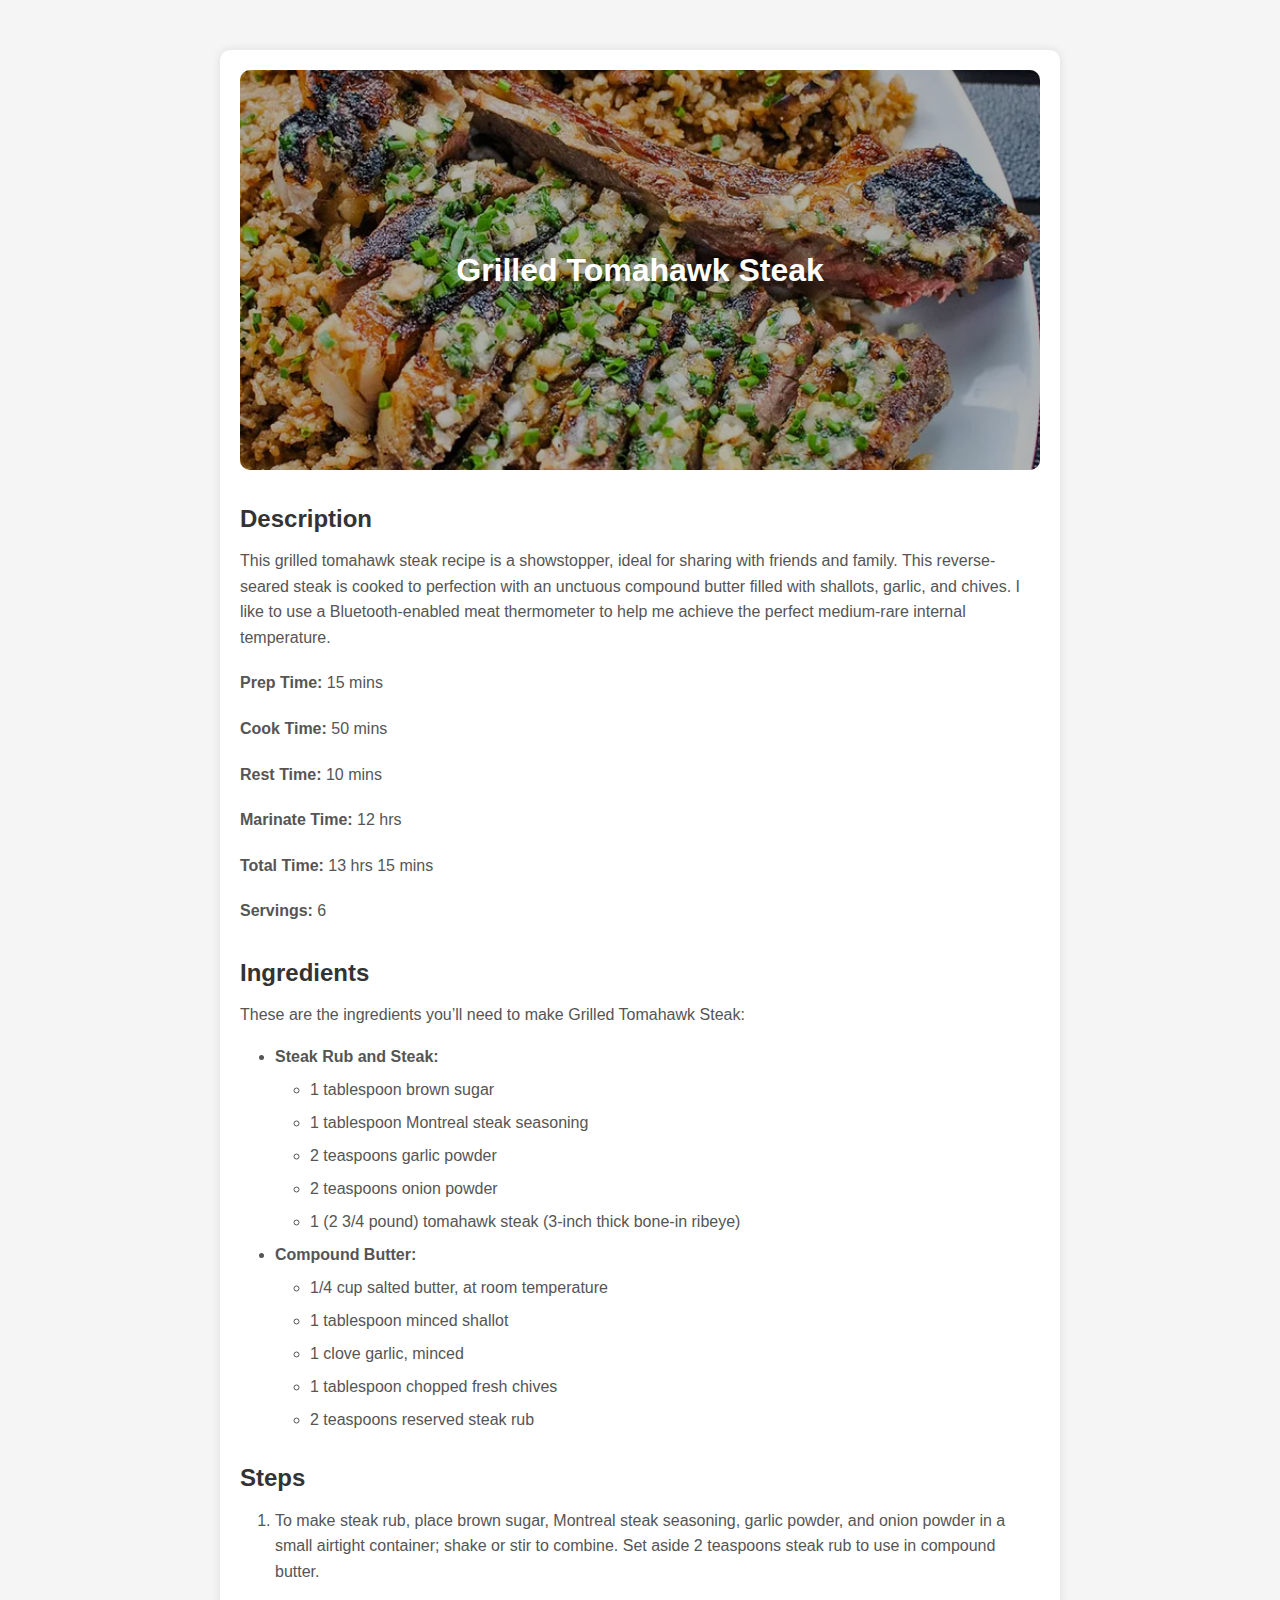
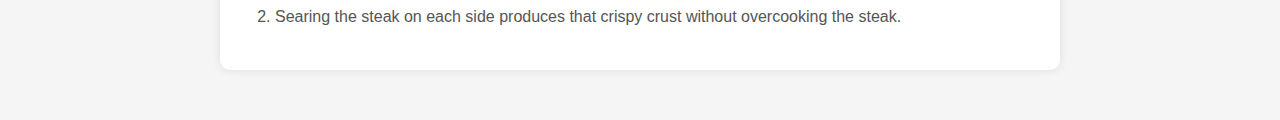
<file: recipe/grilled_steak.html>
<!DOCTYPE html>
<html lang="en">
<head>
    <meta charset="UTF-8">
    <meta name="viewport" content="width=device-width, initial-scale=1.0">
    <title>Grilled Tomahawk Steak</title>
    <link rel="stylesheet" href="../css/style.css">
</head>
<body>

    <div class="article-content">
        <div class="banner" style="background-image: url('../img/tomahawk-steak.jpg');">
            <h1>Grilled Tomahawk Steak</h1>
        </div>
        <h3>Description</h3>
        <p>This grilled tomahawk steak recipe is a showstopper, ideal for sharing with friends and family. This reverse-seared steak is cooked to perfection with an unctuous compound butter filled with shallots, garlic, and chives. I like to use a Bluetooth-enabled meat thermometer to help me achieve the perfect medium-rare internal temperature.</p>

        <div class="cooking-info">
            <p><strong>Prep Time:</strong> 15 mins</p>
            <p><strong>Cook Time:</strong> 50 mins</p>
            <p><strong>Rest Time:</strong> 10 mins</p>
            <p><strong>Marinate Time:</strong> 12 hrs</p>
            <p><strong>Total Time:</strong> 13 hrs 15 mins</p>
            <p><strong>Servings:</strong> 6</p>
        </div>

        <div class="ingredients-list">
            <h3>Ingredients</h3>
            <p>These are the ingredients you’ll need to make Grilled Tomahawk Steak:</p>
            <ul>
                <li><strong>Steak Rub and Steak:</strong>
                    <ul>
                        <li>1 tablespoon brown sugar</li>
                        <li>1 tablespoon Montreal steak seasoning</li>
                        <li>2 teaspoons garlic powder</li>
                        <li>2 teaspoons onion powder</li>
                        <li>1 (2 3/4 pound) tomahawk steak (3-inch thick bone-in ribeye)</li>
                    </ul>
                </li>
                <li><strong>Compound Butter:</strong>
                    <ul>
                        <li>1/4 cup salted butter, at room temperature</li>
                        <li>1 tablespoon minced shallot</li>
                        <li>1 clove garlic, minced</li>
                        <li>1 tablespoon chopped fresh chives</li>
                        <li>2 teaspoons reserved steak rub</li>
                    </ul>
                </li>
            </ul>
        </div>

        <div class="cooking-steps">
            <h3>Steps</h3>
            <ol>
                <li>
                    <p>To make steak rub, place brown sugar, Montreal steak seasoning, garlic powder, and onion powder in a small airtight container; shake or stir to combine. Set aside 2 teaspoons steak rub to use in compound butter.</p>
                </li>
                <!-- ... (other steps) ... -->
                <li>
                    <p>Searing the steak on each side produces that crispy crust without overcooking the steak.</p>
                </li>
            </ol>
        </div>
    </div>
</body>
</html>
</file>
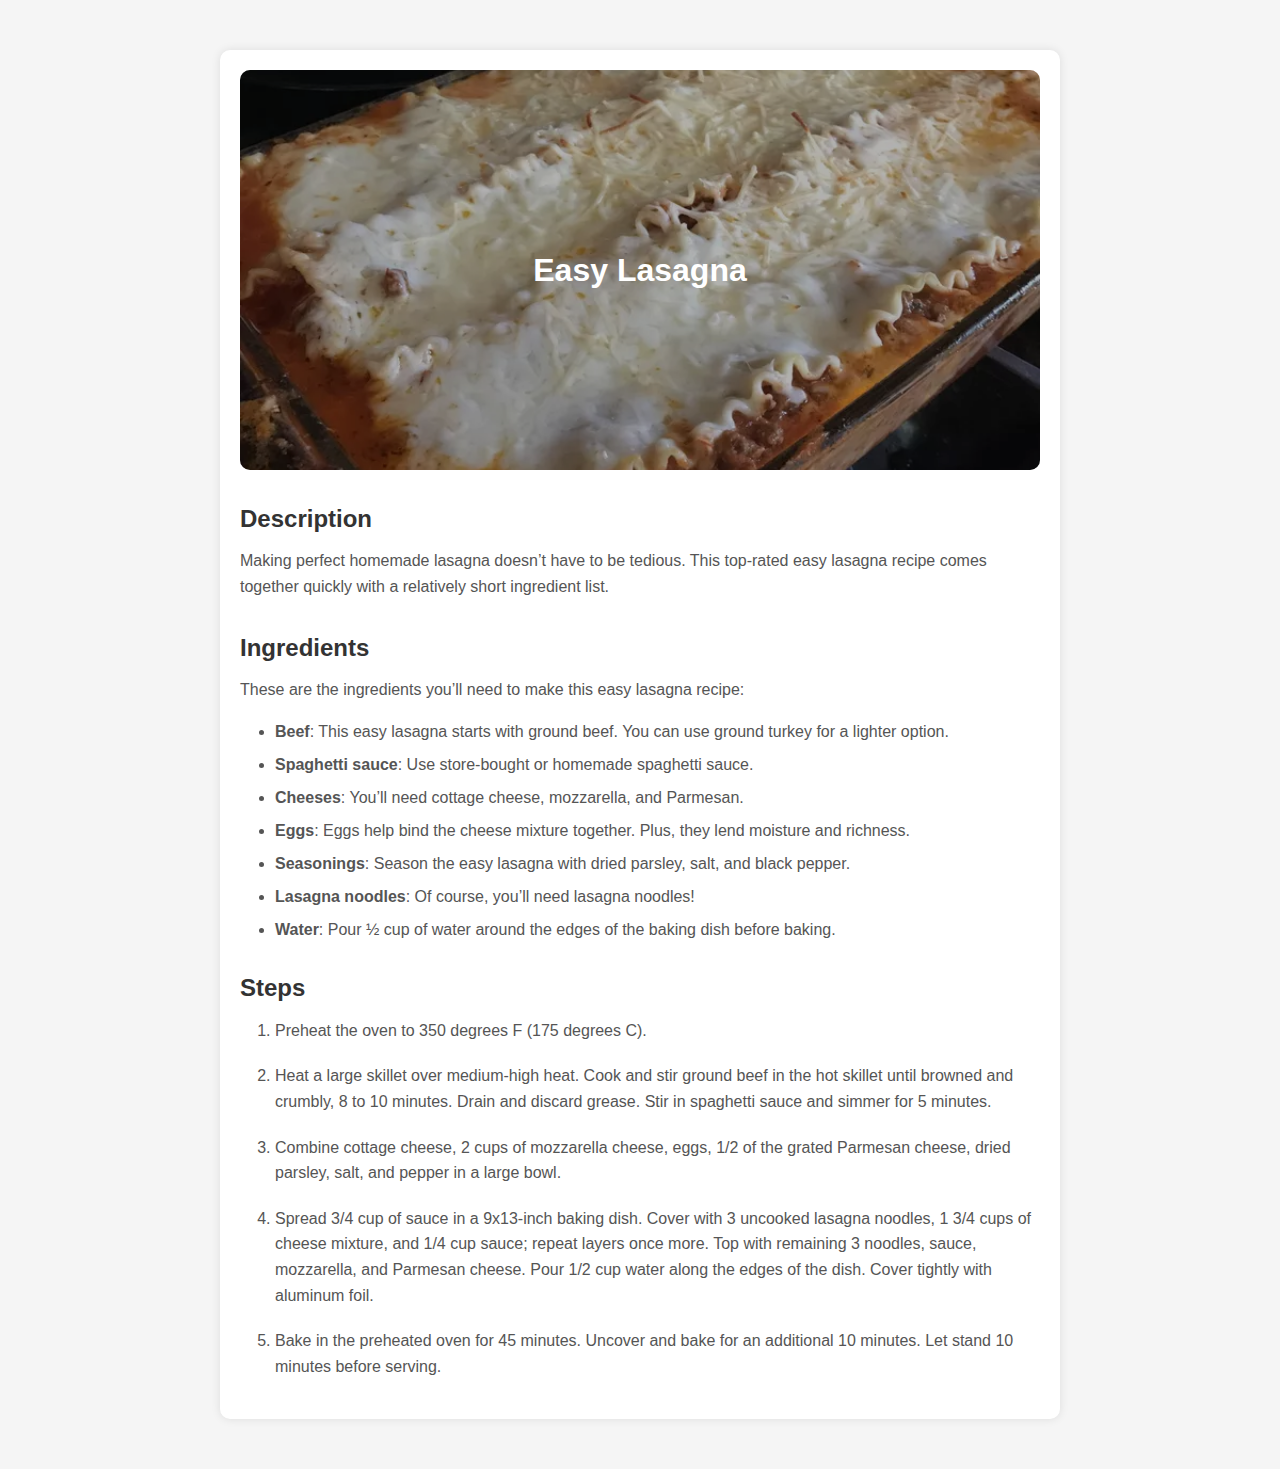
<file: recipe/lasagna.html>
<!DOCTYPE html>
<html lang="en">
<head>
    <meta charset="UTF-8">
    <meta name="viewport" content="width=device-width, initial-scale=1.0">
    <title>Easy Lasagna</title> 
    <link rel="stylesheet" href="../css/style.css">
</head>
<body>
    
    <div class="article-content">
        <div class="banner" style="background-image: url('../img/lasagna_1.jpg'); ">
            <h1>Easy Lasagna</h1>
        </div>
        <!-- <h1>Easy Lasagna</h1> -->
        <h3>Description</h3>
        <p>Making perfect homemade lasagna doesn’t have to be tedious. This top-rated easy lasagna recipe comes together quickly with a relatively short ingredient list.</p>

        <div class="ingredients-list">
            <h3>Ingredients</h3>
            <p>These are the ingredients you’ll need to make this easy lasagna recipe:</p>
            <ul>
                <li><strong>Beef</strong>: This easy lasagna starts with ground beef. You can use ground turkey for a lighter option.</li>
                <li><strong>Spaghetti sauce</strong>: Use store-bought or homemade spaghetti sauce.</li>
                <li><strong>Cheeses</strong>: You’ll need cottage cheese, mozzarella, and Parmesan.</li>
                <li><strong>Eggs</strong>: Eggs help bind the cheese mixture together. Plus, they lend moisture and richness.</li>
                <li><strong>Seasonings</strong>: Season the easy lasagna with dried parsley, salt, and black pepper.</li>
                <li><strong>Lasagna noodles</strong>: Of course, you’ll need lasagna noodles!</li> 
                <li><strong>Water</strong>: Pour ½ cup of water around the edges of the baking dish before baking.</li> 
                
            </ul>
        </div>

        <div class="cooking-steps">
            <h3>Steps</h3>

            <ol>
                <li>
                    <p>
                        Preheat the oven to 350 degrees F (175 degrees C).
                    </p>
                </li>
                <li>
                    <p>
                        Heat a large skillet over medium-high heat. Cook and stir ground beef in the hot skillet until browned and crumbly, 8 to 10 minutes. Drain and discard grease. Stir in spaghetti sauce and simmer for 5 minutes.
                    </p>
                </li>
                <li>
                    <p>
                        Combine cottage cheese, 2 cups of mozzarella cheese, eggs, 1/2 of the grated Parmesan cheese, dried parsley, salt, and pepper in a large bowl.
                    </p>
                </li>
                <li>
                    <p>
                        Spread 3/4 cup of sauce in a 9x13-inch baking dish. Cover with 3 uncooked lasagna noodles, 1 3/4 cups of cheese mixture, and 1/4 cup sauce; repeat layers once more. Top with remaining 3 noodles, sauce, mozzarella, and Parmesan cheese. Pour 1/2 cup water along the edges of the dish. Cover tightly with aluminum foil.
                    </p>
                </li>
                <li>
                    <p>
                        Bake in the preheated oven for 45 minutes. Uncover and bake for an additional 10 minutes. Let stand 10 minutes before serving.
                    </p>
                </li>
            </ol>
        </div>
    </div>
</body>
</html>
</file>
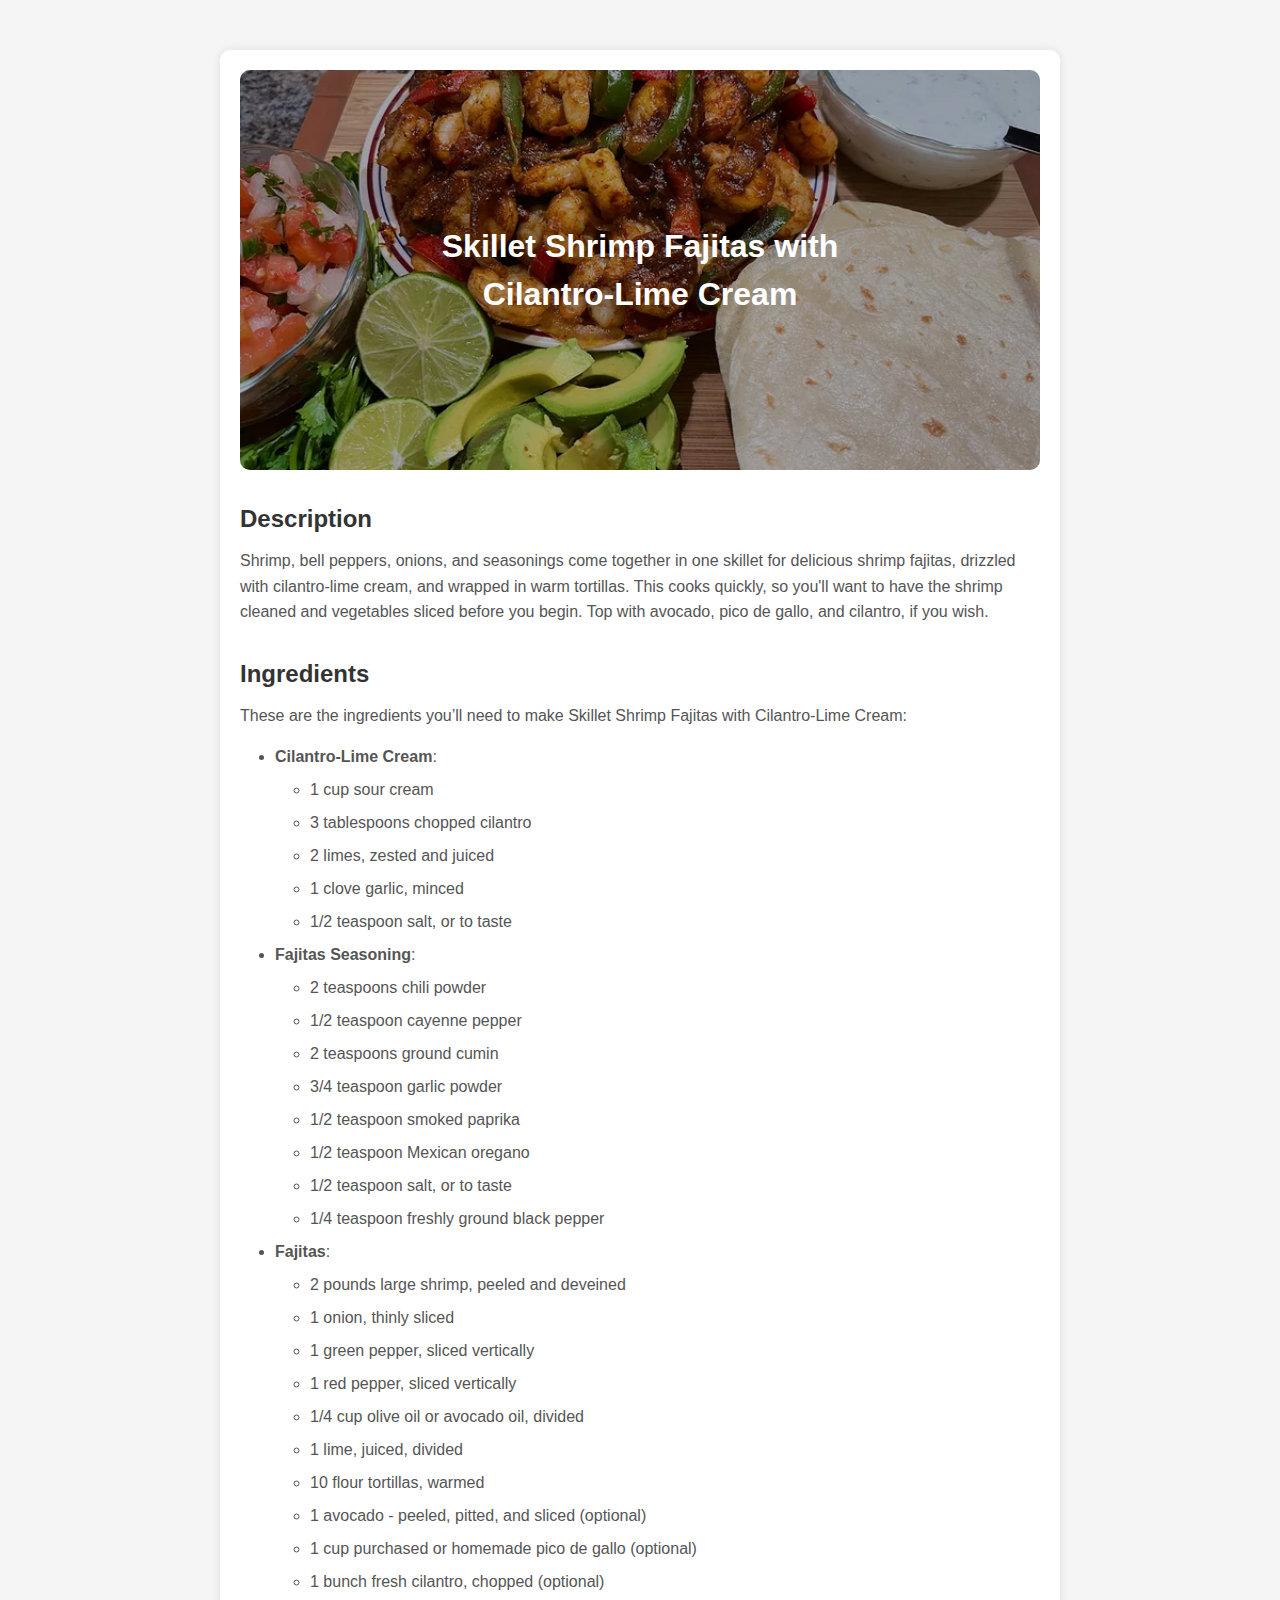
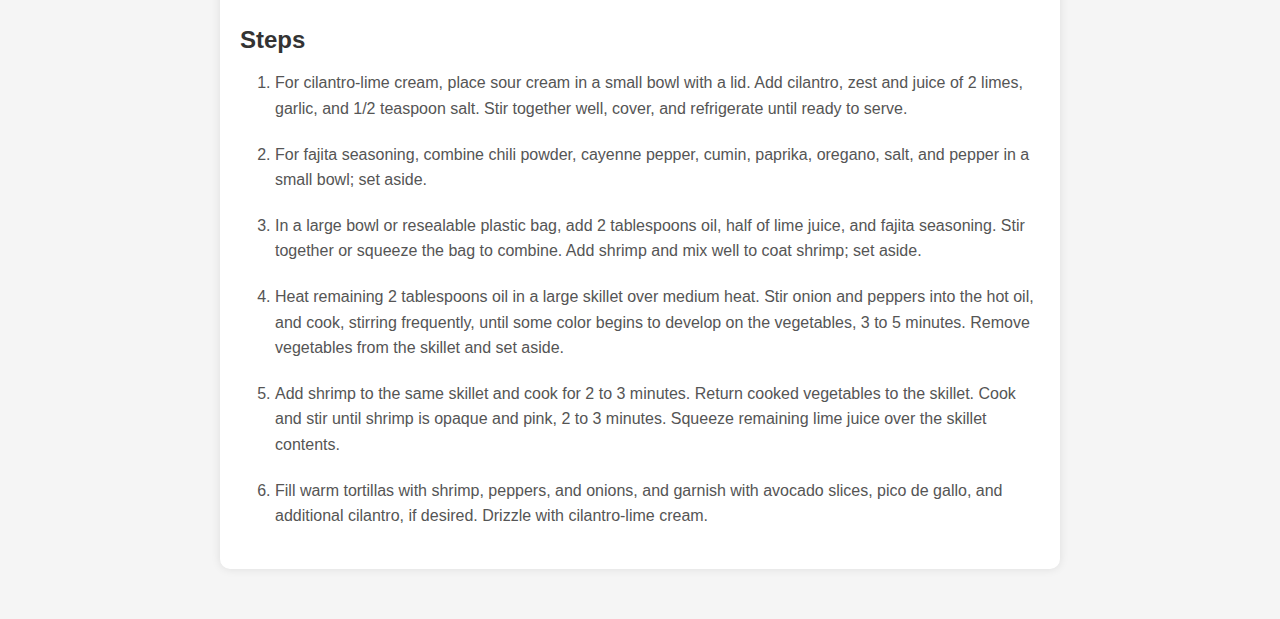
<file: recipe/shrimps.html>
<!DOCTYPE html>
<html lang="en">
<head>
    <meta charset="UTF-8">
    <meta name="viewport" content="width=device-width, initial-scale=1.0">
    <title>Skillet Shrimp Fajitas with Cilantro-Lime Cream</title>
    <link rel="stylesheet" href="../css/style.css">
</head>
<body>

    <div class="article-content">
        <div class="banner" style="background-image: url('../img/shrimp-fajitas.jpg');">
            <h1>Skillet Shrimp Fajitas with Cilantro-Lime Cream</h1>
        </div>
        <h3>Description</h3>
        <p>Shrimp, bell peppers, onions, and seasonings come together in one skillet for delicious shrimp fajitas, drizzled with cilantro-lime cream, and wrapped in warm tortillas. This cooks quickly, so you'll want to have the shrimp cleaned and vegetables sliced before you begin. Top with avocado, pico de gallo, and cilantro, if you wish.</p>

        <div class="ingredients-list">
            <h3>Ingredients</h3>
            <p>These are the ingredients you’ll need to make Skillet Shrimp Fajitas with Cilantro-Lime Cream:</p>
            <ul>
                <li><strong>Cilantro-Lime Cream</strong>:
                    <ul>
                        <li>1 cup sour cream</li>
                        <li>3 tablespoons chopped cilantro</li>
                        <li>2 limes, zested and juiced</li>
                        <li>1 clove garlic, minced</li>
                        <li>1/2 teaspoon salt, or to taste</li>
                    </ul>
                </li>
                <li><strong>Fajitas Seasoning</strong>:
                    <ul>
                        <li>2 teaspoons chili powder</li>
                        <li>1/2 teaspoon cayenne pepper</li>
                        <li>2 teaspoons ground cumin</li>
                        <li>3/4 teaspoon garlic powder</li>
                        <li>1/2 teaspoon smoked paprika</li>
                        <li>1/2 teaspoon Mexican oregano</li>
                        <li>1/2 teaspoon salt, or to taste</li>
                        <li>1/4 teaspoon freshly ground black pepper</li>
                    </ul>
                </li>
                <li><strong>Fajitas</strong>:
                    <ul>
                        <li>2 pounds large shrimp, peeled and deveined</li>
                        <li>1 onion, thinly sliced</li>
                        <li>1 green pepper, sliced vertically</li>
                        <li>1 red pepper, sliced vertically</li>
                        <li>1/4 cup olive oil or avocado oil, divided</li>
                        <li>1 lime, juiced, divided</li>
                        <li>10 flour tortillas, warmed</li>
                        <li>1 avocado - peeled, pitted, and sliced (optional)</li>
                        <li>1 cup purchased or homemade pico de gallo (optional)</li>
                        <li>1 bunch fresh cilantro, chopped (optional)</li>
                    </ul>
                </li>
            </ul>
        </div>

        <div class="cooking-steps">
            <h3>Steps</h3>
            <ol>
                <li>
                    <p>For cilantro-lime cream, place sour cream in a small bowl with a lid. Add cilantro, zest and juice of 2 limes, garlic, and 1/2 teaspoon salt. Stir together well, cover, and refrigerate until ready to serve.</p>
                </li>
                <li>
                    <p>For fajita seasoning, combine chili powder, cayenne pepper, cumin, paprika, oregano, salt, and pepper in a small bowl; set aside.</p>
                </li>
                <li>
                    <p>In a large bowl or resealable plastic bag, add 2 tablespoons oil, half of lime juice, and fajita seasoning. Stir together or squeeze the bag to combine. Add shrimp and mix well to coat shrimp; set aside.</p>
                </li>
                <li>
                    <p>Heat remaining 2 tablespoons oil in a large skillet over medium heat. Stir onion and peppers into the hot oil, and cook, stirring frequently, until some color begins to develop on the vegetables, 3 to 5 minutes. Remove vegetables from the skillet and set aside.</p>
                </li>
                <li>
                    <p>Add shrimp to the same skillet and cook for 2 to 3 minutes. Return cooked vegetables to the skillet. Cook and stir until shrimp is opaque and pink, 2 to 3 minutes. Squeeze remaining lime juice over the skillet contents.</p>
                </li>
                <li>
                    <p>Fill warm tortillas with shrimp, peppers, and onions, and garnish with avocado slices, pico de gallo, and additional cilantro, if desired. Drizzle with cilantro-lime cream.</p>
                </li>
            </ol>
        </div>
    </div>
</body>
</html>
</file>
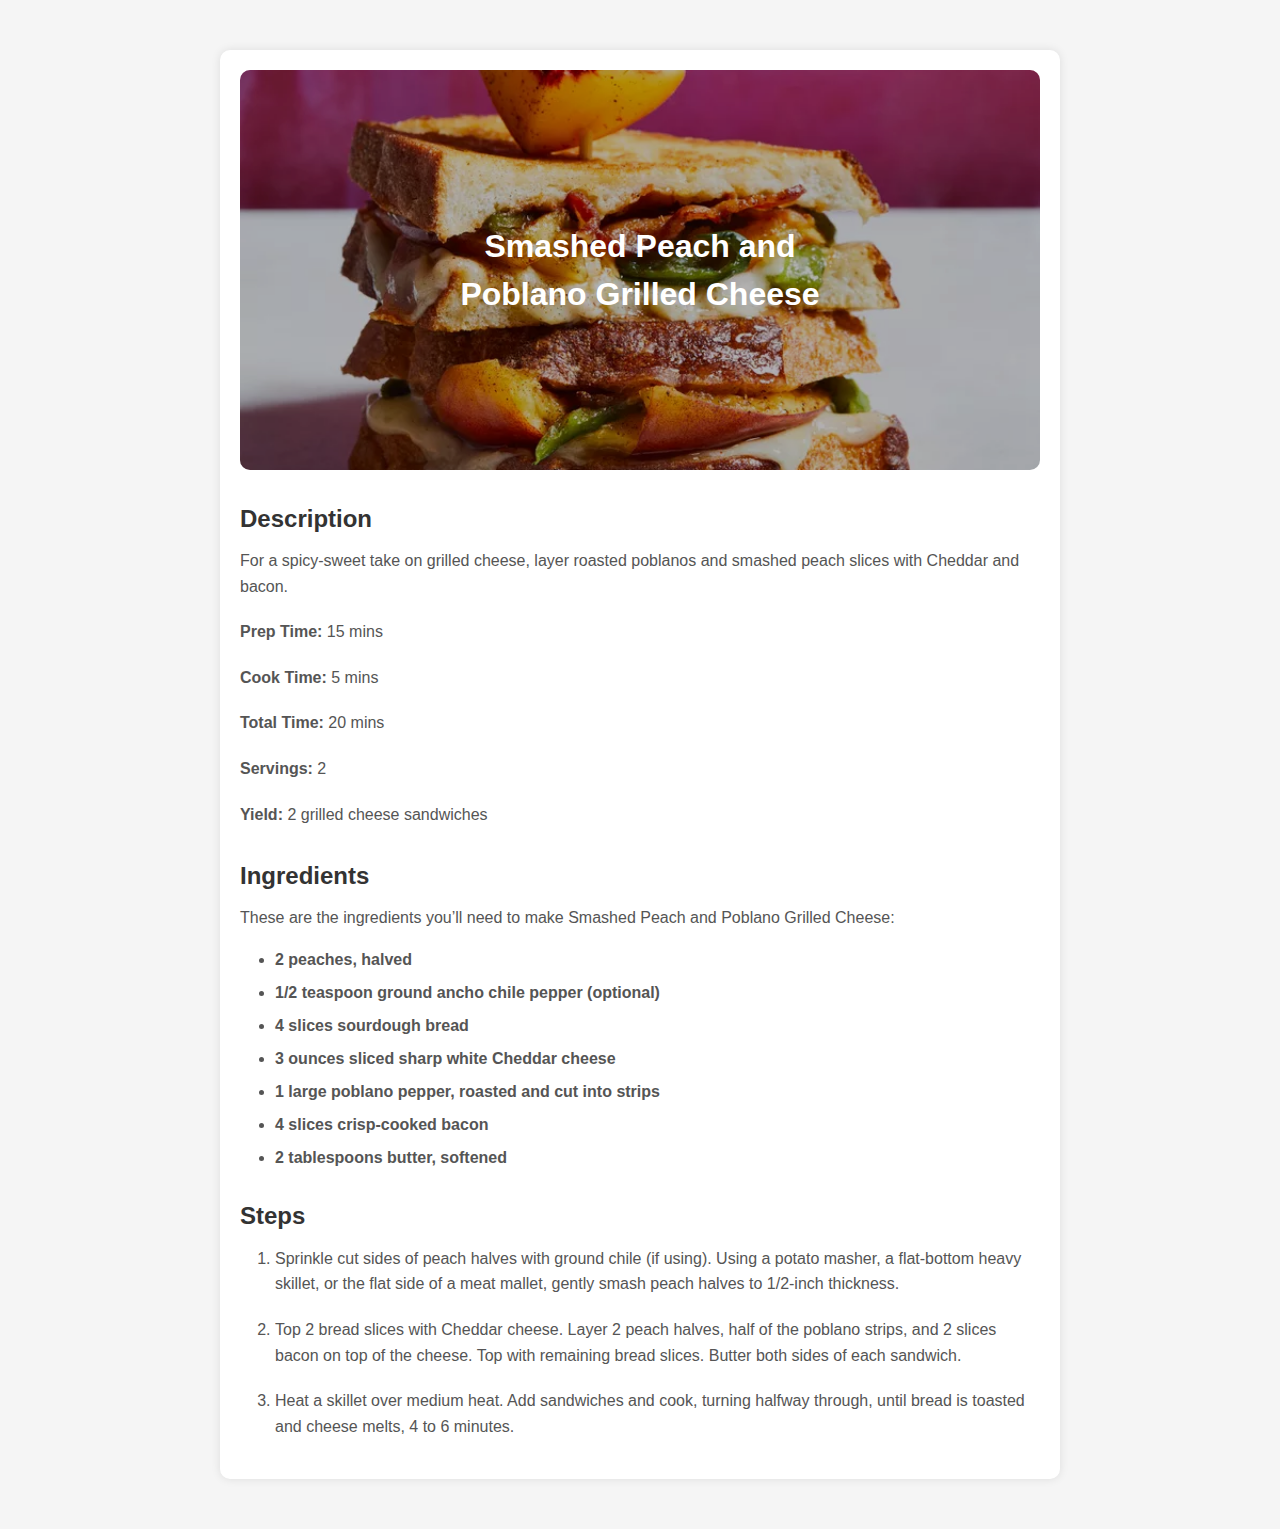
<file: recipe/smashed_peach_grilled_cheese.html>
<!DOCTYPE html>
<html lang="en">
<head>
    <meta charset="UTF-8">
    <meta name="viewport" content="width=device-width, initial-scale=1.0">
    <title>Smashed Peach and Poblano Grilled Cheese</title>
    <link rel="stylesheet" href="../css/style.css">
</head>
<body>

    <div class="article-content">
        <div class="banner" style="background-image: url('../img/peach-poblano-grilled-cheese.jpg');">
            <h1>Smashed Peach and Poblano Grilled Cheese</h1>
        </div>
        <h3>Description</h3>
        <p>For a spicy-sweet take on grilled cheese, layer roasted poblanos and smashed peach slices with Cheddar and bacon.</p>

        <div class="cooking-info">
            <p><strong>Prep Time:</strong> 15 mins</p>
            <p><strong>Cook Time:</strong> 5 mins</p>
            <p><strong>Total Time:</strong> 20 mins</p>
            <p><strong>Servings:</strong> 2</p>
            <p><strong>Yield:</strong> 2 grilled cheese sandwiches</p>
        </div>

        <div class="ingredients-list">
            <h3>Ingredients</h3>
            <p>These are the ingredients you’ll need to make Smashed Peach and Poblano Grilled Cheese:</p>
            <ul>
                <li><strong>2 peaches, halved</strong></li>
                <li><strong>1/2 teaspoon ground ancho chile pepper (optional)</strong></li>
                <li><strong>4 slices sourdough bread</strong></li>
                <li><strong>3 ounces sliced sharp white Cheddar cheese</strong></li>
                <li><strong>1 large poblano pepper, roasted and cut into strips</strong></li>
                <li><strong>4 slices crisp-cooked bacon</strong></li>
                <li><strong>2 tablespoons butter, softened</strong></li>
            </ul>
        </div>

        <div class="cooking-steps">
            <h3>Steps</h3>
            <ol>
                <li>
                    <p>Sprinkle cut sides of peach halves with ground chile (if using). Using a potato masher, a flat-bottom heavy skillet, or the flat side of a meat mallet, gently smash peach halves to 1/2-inch thickness.</p>
                </li>
                <li>
                    <p>Top 2 bread slices with Cheddar cheese. Layer 2 peach halves, half of the poblano strips, and 2 slices bacon on top of the cheese. Top with remaining bread slices. Butter both sides of each sandwich.</p>
                </li>
                <li>
                    <p>Heat a skillet over medium heat. Add sandwiches and cook, turning halfway through, until bread is toasted and cheese melts, 4 to 6 minutes.</p>
                </li>
            </ol>
        </div>
    </div>
</body>
</html>
</file>
<file: css/style.css>
body {
    font-family: 'Roboto', sans-serif;
    background-color: #f5f5f5;
}
body, h1, h2, h3, ul, li, p {
    margin: 0;
    padding: 0;
}
h1 {
    color: #333;
    text-align: center;
    margin-bottom: 20px;
}

.homepage-container {
    max-width: 800px;
    margin: 30px auto;
    padding: 20px;
    background-color: #fff;
    border-radius: 8px;
    box-shadow: 0px 0px 10px rgba(0, 0, 0, 0.1);
}
.recipe-list {
    list-style-type: none;
    padding-left: 0;
}

.recipe-list li {
    display: flex;
    align-items: center;
    margin-bottom: 20px;
    background-color: #f5f5f5;
    border-radius: 8px;
}

.recipe-list li a {
    display: flex;
    align-items: center;
    text-decoration: none;
    color: #333;
    transition: background-color 0.3s;
    padding: 10px;
}

.recipe-list li img {
    width: 120px;
    height: 120px;
    margin-right: 20px;
    border-radius: 8px;
    object-fit: cover;
}

.recipe-list li h2 {
    font-size: 1.2rem;
    margin: 0;
    color: #333;
}
.recipe-list li:hover {
    background-color: #ddd;
    transition: background-color 0.3s;
}

.recipe-list li:hover h2 {
    color: #ff6600;
    transition: color 0.3s;
}
 
.banner {
    position: relative;
    border-radius: 10px;
    height: 400px;
    width: 100%;
    background-size: cover; 
    background-position: center; 
    text-align: center; 
    /* padding: 50px 0;  */
    color: #fff;
}
.banner::before {
    content: "";
    position: absolute;
    top: 0;
    left: 0;
    width: 100%;
    height: 100%;
    border-radius: 10px;
    background-color: rgba(0, 0, 0, 0.3); /* Adjust the opacity as needed */
    /* z-index: -1; */
}

.banner h1 {
    position: absolute;
    color: white;
    top: 50%;
    left: 50%;
    transform: translate(-50%, -50%);
    margin: 0;
    z-index: 1;
    max-width: calc(100% - 80px);  
    line-height: 1.5em;  
}
.article-content {
    max-width: 800px;
    margin: 50px auto;
    background-color: #fff;
    padding: 20px;
    border-radius: 10px;
    box-shadow: 0px 0px 10px rgba(0, 0, 0, 0.1);
}
img {
    max-width: 100%;
    border-radius: 8px; 
}

h3 {
    color: #333;
    font-size: 1.5rem;
    margin: 35px 0 15px;
}

p {
    color: #555;
    line-height: 1.6;
    margin-bottom: 20px;
}

ul, ol {
    margin-left: 20px;
    color: #555;
    padding-left: 15px;
}

li {
    margin: 15px 0;
}
li strong {
    margin-bottom: 10px;
    
}
</file>
